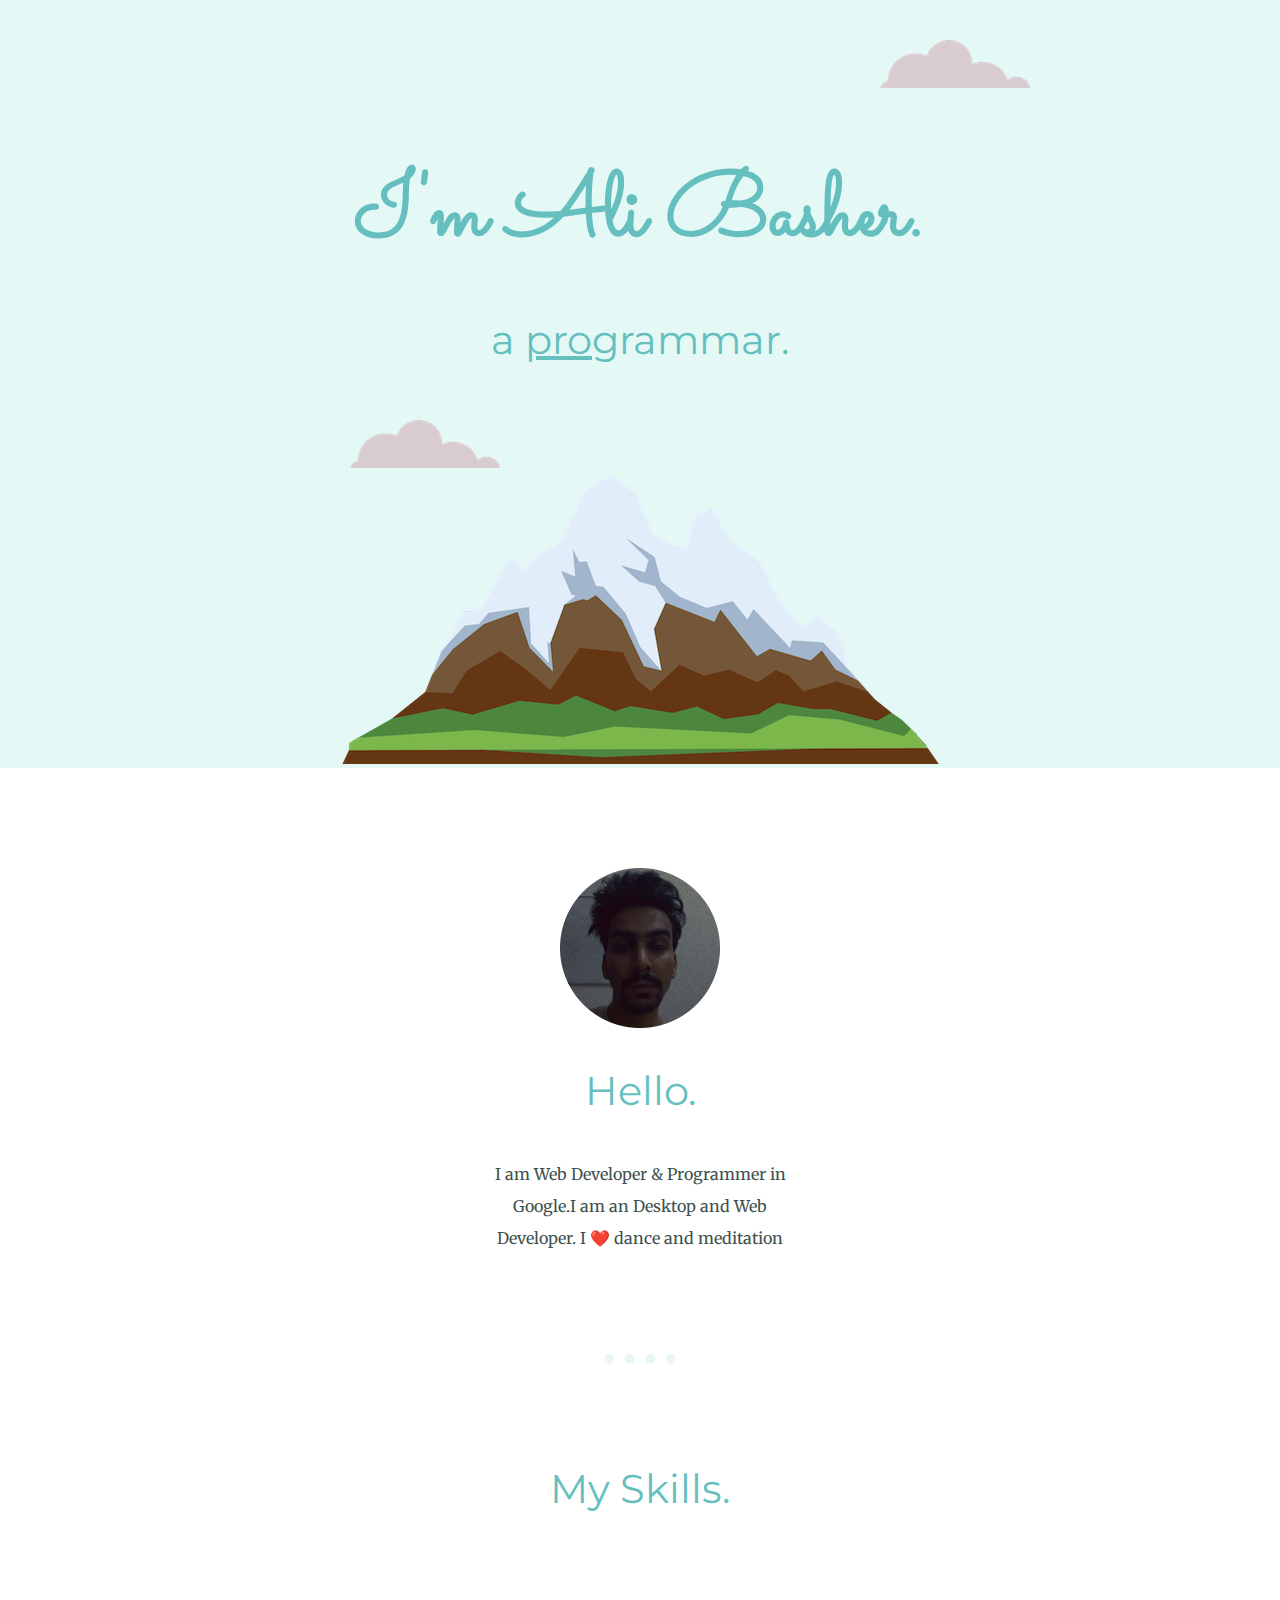
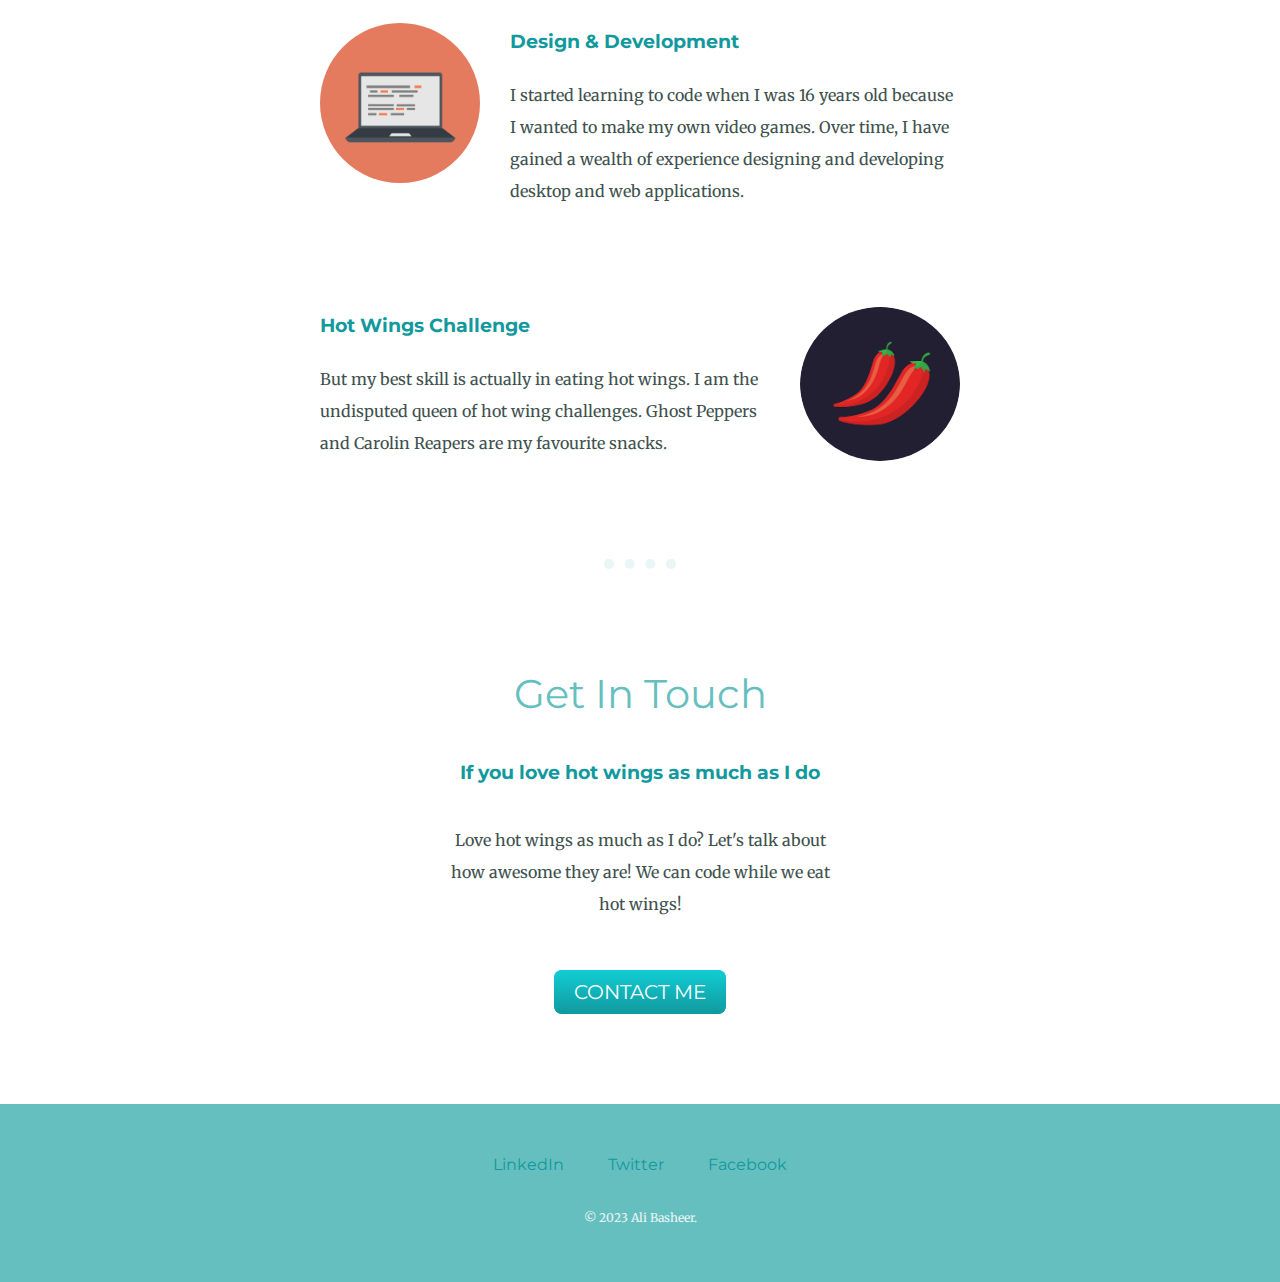
<file: CSS-My Site/index.html>
<!DOCTYPE html>
<html lang="en">

<head>
    <meta charset="UTF-8">
    <title>Ali Basheer</title>
    <link rel="stylesheet" href="CSS/styles.css">
    <link rel="icon" href="images/profile1.png ">
    <link rel="preconnect" href="https://fonts.googleapis.com">
    <link rel="preconnect" href="https://fonts.gstatic.com" crossorigin>
    <link href="https://fonts.googleapis.com/css2?family=Merriweather&family=Montserrat&family=Sacramento&display=swap"
        rel="stylesheet">
</head>

<body>
    <div class="top-container">
        <img class="top-cloud" src="images/cloud.png" alt="cloud-img">
        <div class="top-h1">
            <h1>I'm Ali Basher.</h1>
            <h2>a <span>pro</span>grammar.</h2>
        </div>
        <img class="bottom-cloud" src="images/cloud.png" alt="cloud-img">
        <img class="mountain" src="images/mountain.png" alt="mountain-img">
    </div>

    <div class="middle-container">
        <div class="profile">
            <img class="profile-img1" src="images/ali-basheer.png" alt="">
            <h2>Hello.</h2>
            <p>I am Web Developer & Programmer in Google.I am an Desktop and Web Developer. I ❤️ dance and meditation
            </p>
        </div>
        <hr>
        <div class="skills">
            <h2>My Skills.</h2>
            <div class="skill-row">
                <img class="skill-row-img1" src="images/computer.png" alt="">
                <h3>Design & Development</h3>
                <p>I started learning to code when I was 16 years old because I wanted to make my own video games. Over
                    time, I have gained a wealth of experience designing and developing desktop and web
                    applications.</p>
            </div>
            <div class="skill-row">
                <img class="skill-row-img2" class="" src="images/chillies.png" alt="">
                <h3>Hot Wings Challenge</h3>
                <p>But my best skill is actually in eating hot wings. I am the undisputed queen of hot wing challenges.
                    Ghost Peppers and Carolin Reapers are my favourite snacks.
            </div>
        </div>
        <hr>
        <div class="contact-me">
            <h2>Get In Touch</h2>
            <h3>If you love hot wings as much as I do</h3>
            <p class="contact-message">Love hot wings as much as I do? Let's talk about how awesome they are! We can code while we eat hot
                wings!</p>
            <a class="btn" href="mailto:alibasher2000.16.11@gmail.com" target="_blank">CONTACT ME</a>
        </div>
    </div>


    <div class="bottom-container">
        <a class="footer-link" href="https://www.linkedin.com/in/ali-basher/" target="_blank">LinkedIn</a>
        <a class="footer-link" href="https://twitter.com/ll1onell" target="_blank">Twitter</a>
        <a class="footer-link" href="https://www.facebook.com/intjt2/" target="_blank">Facebook</a>
        <p class="copy-right">© 2023 Ali Basheer.</p>
    </div>

</body>

</html>
</file>
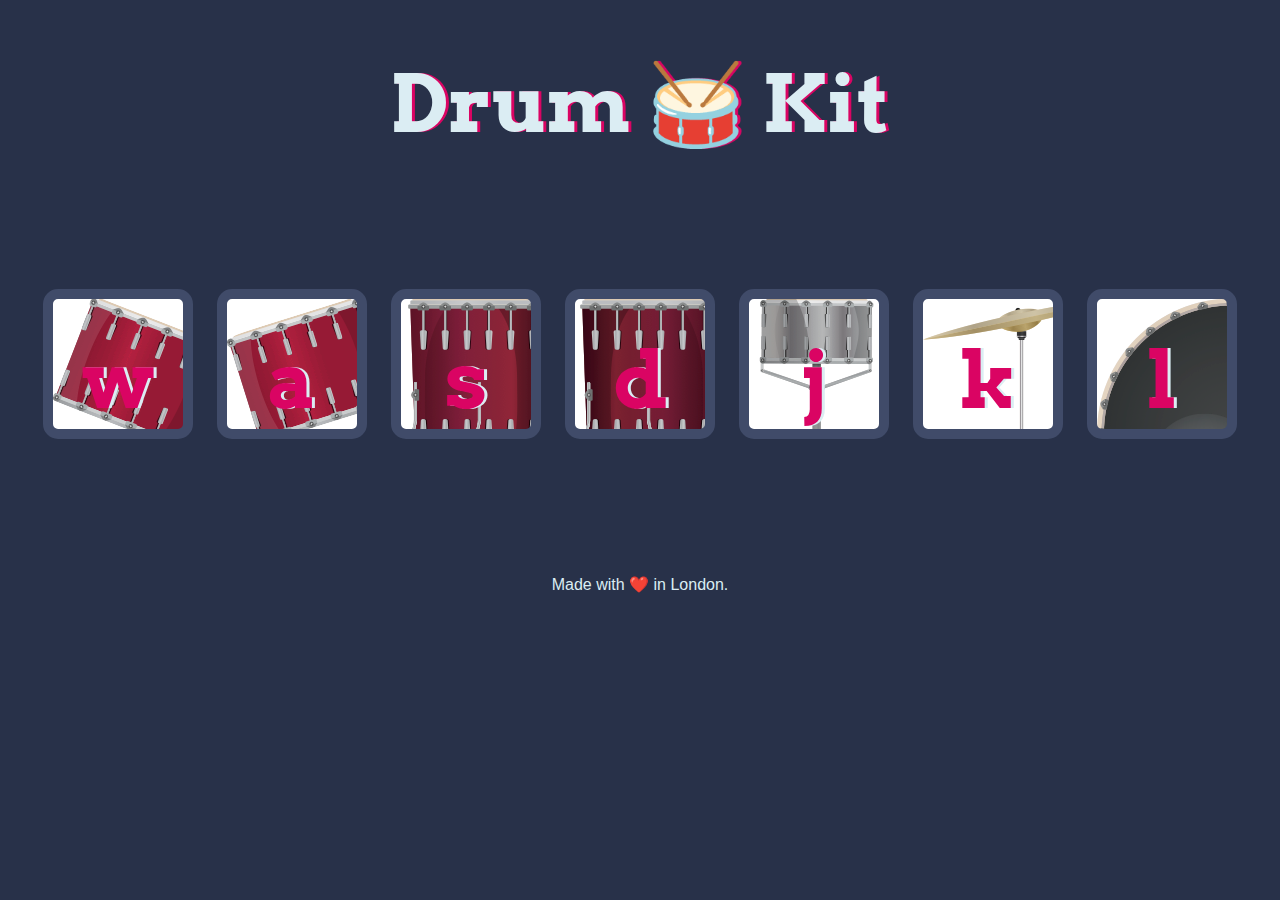
<file: Drum Kit Starting Files/index.html>
<!DOCTYPE html>
<html lang="en" dir="ltr">

<head>
  <meta charset="utf-8">
  <title>Drum Kit</title>
  <link rel="stylesheet" href="styles.css">
  <link href="https://fonts.googleapis.com/css?family=Arvo" rel="stylesheet">
</head>

<body>

  <h1 id="title">Drum 🥁 Kit</h1>
  <div class="set">
    <button class="w drum">w</button>
    <button class="a drum">a</button>
    <button class="s drum">s</button>
    <button class="d drum">d</button>
    <button class="j drum">j</button>
    <button class="k drum">k</button>
    <button class="l drum">l</button>
  </div>

<script src="index.js"></script>
  <footer>
    Made with ❤️ in London.
  </footer>
</body>

</html>
</file>
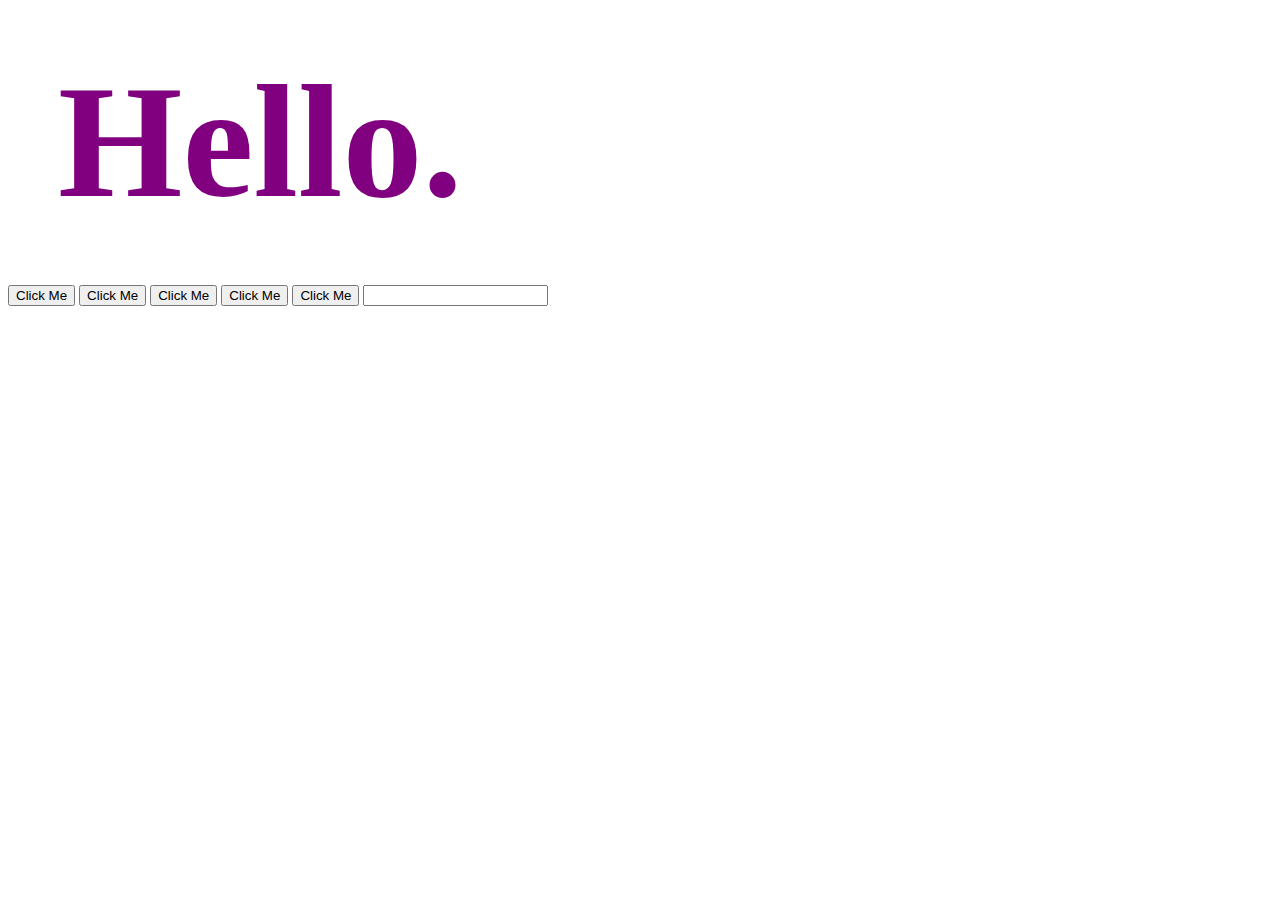
<file: JQuery/index.html>
<!DOCTYPE html>
<html lang="en">

<head>
    <meta charset="UTF-8">
    <title>JQuery</title>

    <!-- Linking the styles.css file to the HTML file. -->
    <link rel="stylesheet" href="styles.css">

</head>

<body>

    <h1 class="big-title margen-50">Hello.</h1>

    <button>Click Me</button>
    <button>Click Me</button>
    <button>Click Me</button>
    <button>Click Me</button>
    <button>Click Me</button>

    <input type="text">

    <!-- Importing the jQuery library. -->
    <script src="https://ajax.googleapis.com/ajax/libs/jquery/3.6.3/jquery.min.js"></script>

    <!-- Linking the index.js file to the HTML file. -->
    <script src="index.js"></script>
</body>

</html>
</file>
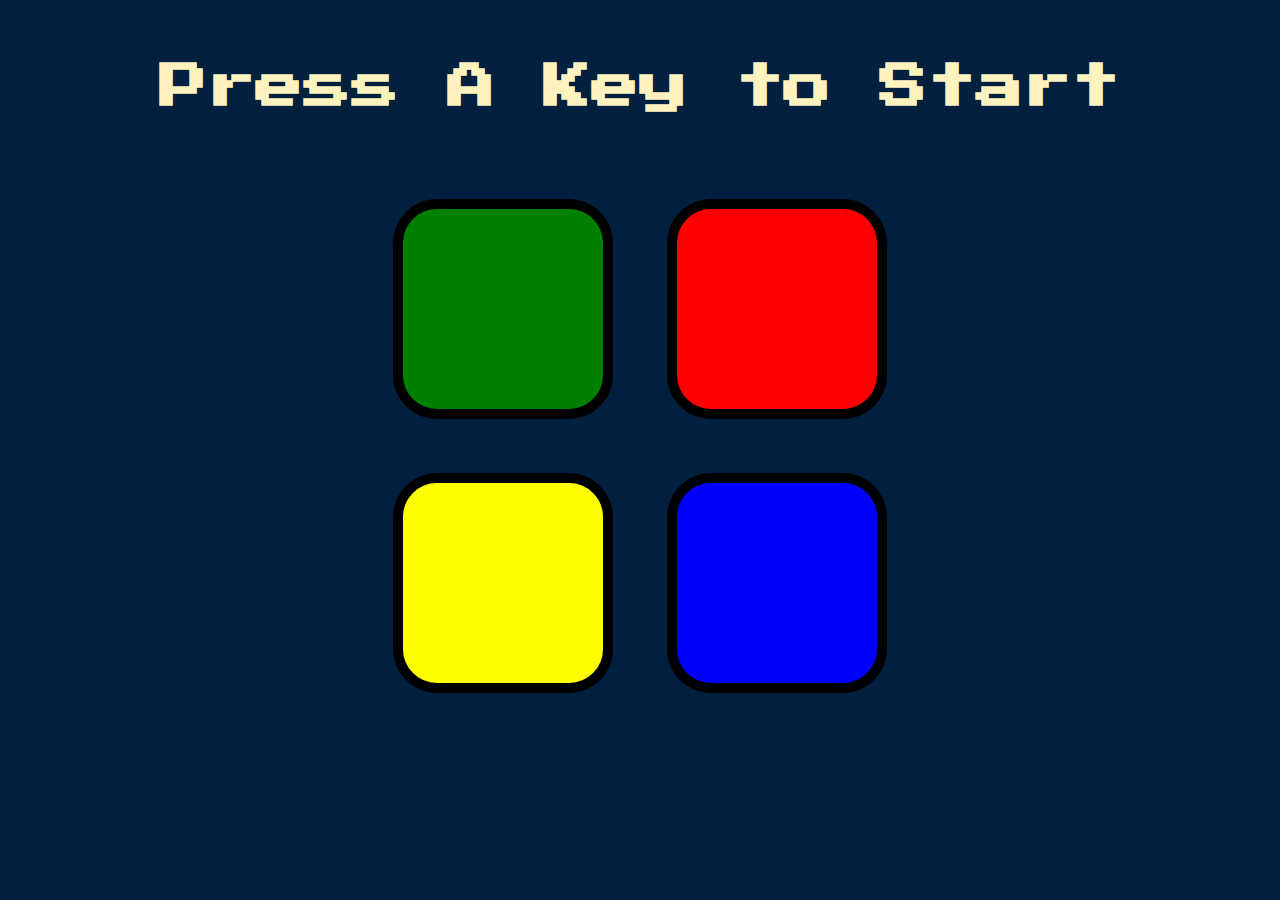
<file: Simon Game Challenge Starting Files/index.html>
<!DOCTYPE html>
<html lang="en" dir="ltr">

<head>
  <meta charset="utf-8">
  <title>Simon</title>
  <link rel="stylesheet" href="styles.css">
  <link href="https://fonts.googleapis.com/css?family=Press+Start+2P" rel="stylesheet">
</head>

<body>
  <h1 id="level-title">Press A Key to Start</h1>
  <div class="container">
    <div class="row">

      <div type="button" id="green" class="btn green">

      </div>

      <div type="button" id="red" class="btn red">

      </div>
    </div>

    <div class="row">

      <div type="button" id="yellow" class="btn yellow">

      </div>
      <div type="button" id="blue" class="btn blue">

      </div>

    </div>

  </div>

  <!-- Importing the jQuery library. -->
  <script src="https://ajax.googleapis.com/ajax/libs/jquery/3.6.3/jquery.min.js"></script>

  <!-- Importing the index.js file. -->
  <script src="game.js"></script>
</body>

</html>
</file>
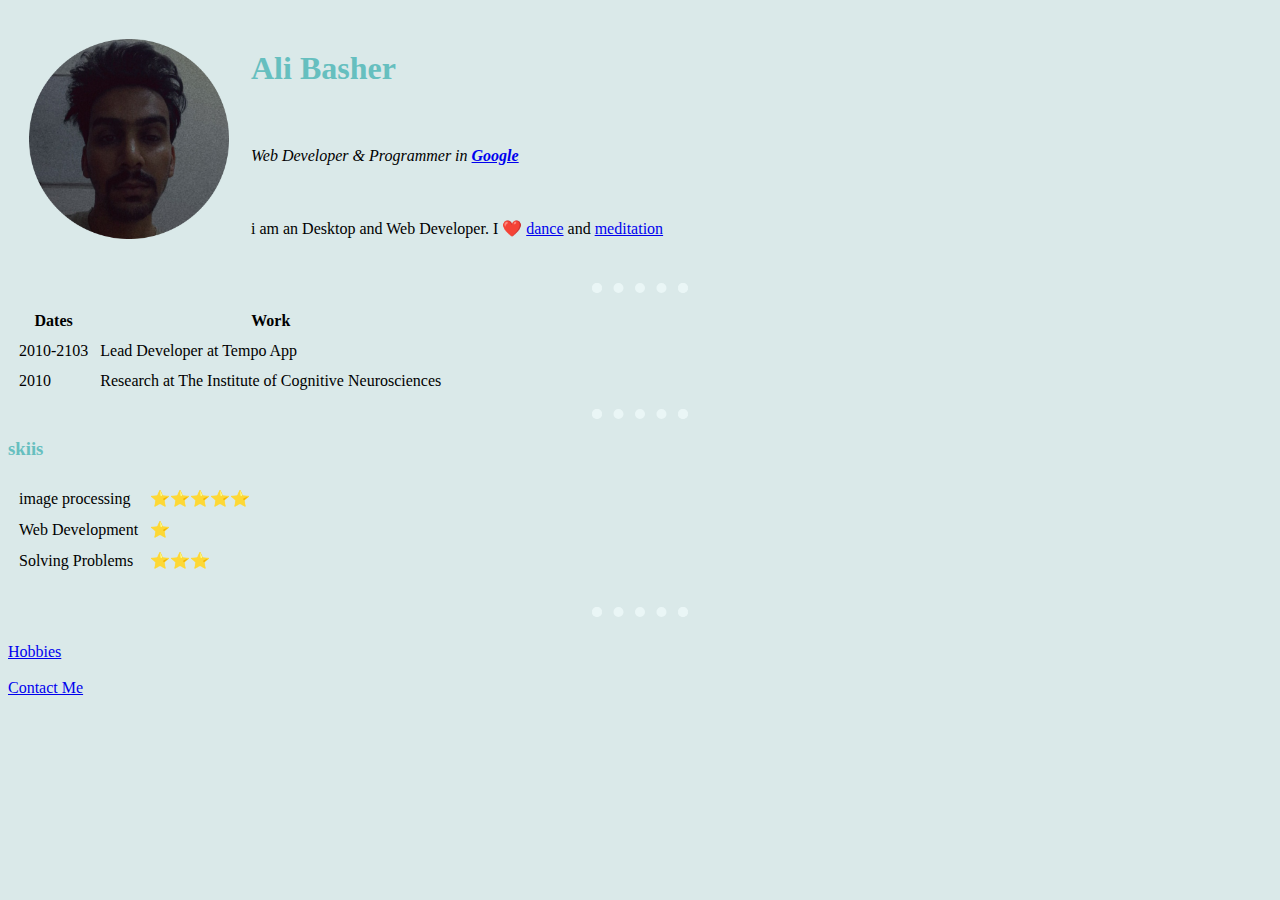
<file: web devlopment/index.html>
<!DOCTYPE html>
<html lang="en">

<head>
    <meta charset="UTF-8">
    <title>Ali's Personal Site</title>
    <link rel="stylesheet" href="CSS/styles.css">
</head>

<body>
    <table cellspacing="20">
        <tr>
            <td rowspan="3"><img src="images/ali.png" width="200px" height="200px" alt="ali profile picture"></td>
            <td>
                <h1>Ali Basher</h1>
            </td>
        </tr>

        <tr>

            <td>
                <p><em>Web Developer & Programmer in <strong><a href="https://www.google.com"
                                target="_blank">Google</a></strong></em>
                </p>
            </td>
        </tr>
        <tr>
            <td>
                <p>i am an Desktop and Web Developer. I ❤️ <a href="https://en.wikipedia.org/wiki/Dance"
                        target="_blank">dance</a> and
                    <a href="https://en.wikipedia.org/wiki/Meditation" target="_blank">meditation</a>
                </p>
            </td>
        </tr>

    </table>


    <hr>
    <table cellspacing="10">
        <thead>
            <th>Dates</th>
            <th>Work</th>
        </thead>
        <tbody>
            <tr>
                <td>2010-2103</td>
                <td>Lead Developer at Tempo App</td>
            </tr>

            <tr>
                <td>2010</td>
                <td>Research at The Institute of Cognitive Neurosciences</td>
            </tr>

        </tbody>
    </table>
    <hr>
    <h3>skiis</h3>

    <table cellspacing="10">
        <tr>
            <td>image processing</td>
            <td>⭐⭐⭐⭐⭐</td>
        </tr>
        <tr>
            <td>Web Development</td>
            <td>⭐</td>
        </tr>
        <tr>
            <td>Solving Problems</td>
            <td>⭐⭐⭐</td>
        </tr>
    </table>

    <br>
    <hr>
    <br>
    <a href="Hobbies.html" target="_blank">Hobbies</a>
    <br><br>
    <a href="contact-me.html" target="_blank">Contact Me</a>

</body>

</html>
</file>
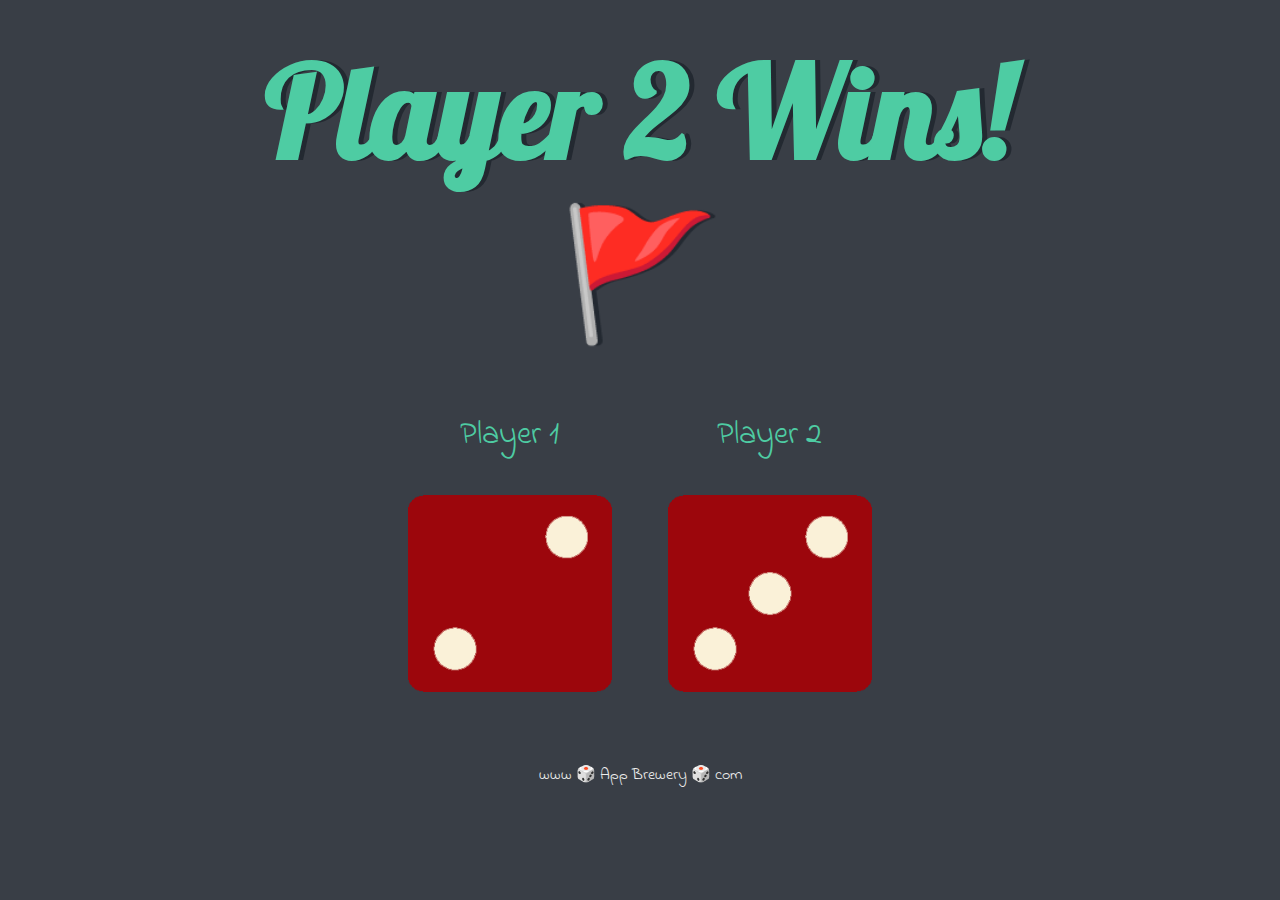
<file: Dicee Challenge - Starting Files/dicee.html>
<!DOCTYPE html>
<html lang="en" dir="ltr">

<head>
  <meta charset="utf-8">
  <title>Dicee</title>
  <link rel="stylesheet" href="styles.css">
  <link href="https://fonts.googleapis.com/css?family=Indie+Flower|Lobster" rel="stylesheet">

</head>

<body>

  <div class="container">
    <h1>Refresh Me</h1>

    <div class="dice">
      <p>Player 1</p>
      <img class="img1" src="images/dice6.png">
    </div>

    <div class="dice">
      <p>Player 2</p>
      <img class="img2" src="images/dice6.png">
    </div>

  </div>
  <script src="index.js"></script>

</body>

<footer>
  www 🎲 App Brewery 🎲 com
</footer>

</html>
</file>
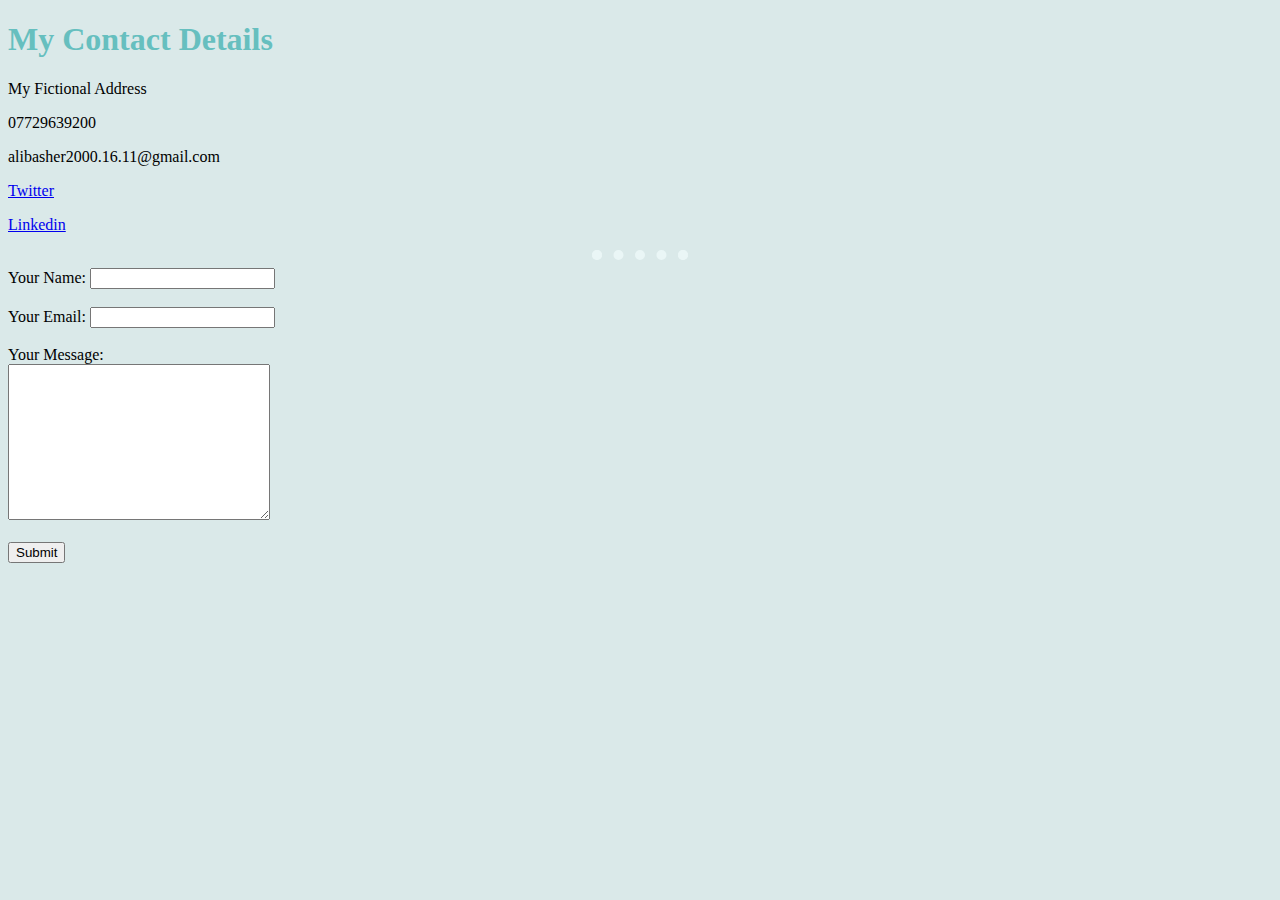
<file: web devlopment/contact-me.html>
<!DOCTYPE html>
<html lang="en">

<head>
    <meta charset="UTF-8">
    <title>Contact Me</title>
    <link rel="stylesheet" href="CSS/styles.css">
</head>

<body>
    <h1>My Contact Details</h1>
    <p>My Fictional Address</p>
    <p>07729639200</p>
    <p>alibasher2000.16.11@gmail.com</p>
    <p><a href="https://twitter.com/ll1onell" target="_blank">Twitter</a></p>
    <p><a href="https://www.linkedin.com/in/ali-basher/" target="_blank">Linkedin</a></p>

    <hr>
    <form action="mailto:alibasher2000.16.11@gmail.com" method="post" enctype="text/plain" target="_blank">
        <label for="">Your Name: </label>
        <input type="text" name="Your Name: " value="" id="">
        <br><br>
        <label for="">Your Email: </label> 
        <input type="email" name="Your Email: " value="" id="">
        <br><br>
        <label for="">Your Message: </label><br>
        <textarea name="Your Message: " value="" id="" cols="30" rows="10"></textarea>
        <br><br>
        
        <input type="submit" name="" id="">
    </form>
</body>

</html>
</file>
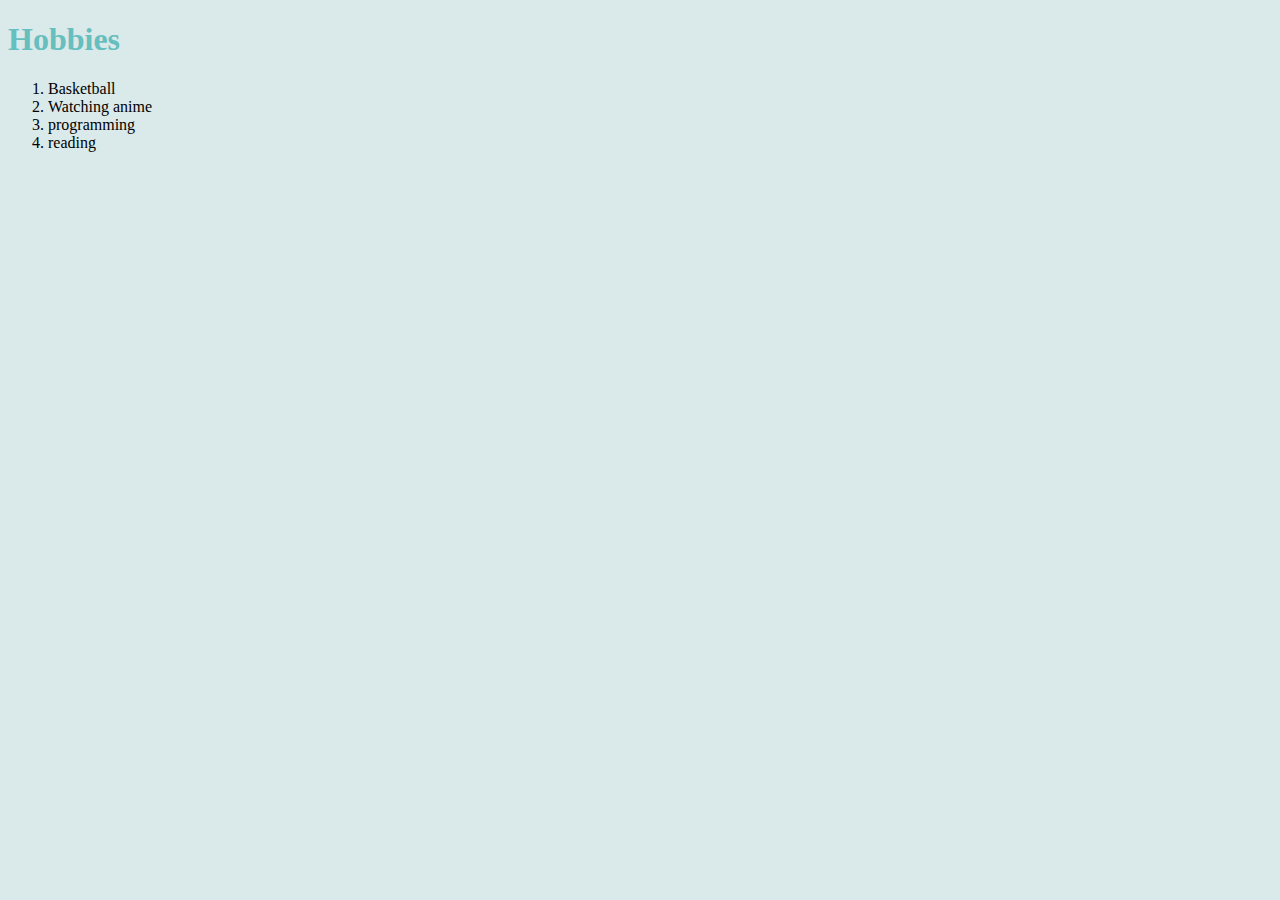
<file: web devlopment/Hobbies.html>
<!DOCTYPE html>
<html lang="en">
<head>
    <meta charset="UTF-8">
    <title>Hobbies</title>
    <link rel="stylesheet" href="CSS/styles.css">
</head>
<body>
    <h1>Hobbies</h1>
    <ol>
        <li>Basketball</li>
        <li>Watching anime</li>
        <li>programming</li>
        <li>reading</li>
    </ol>
</body>
</html>
</file>
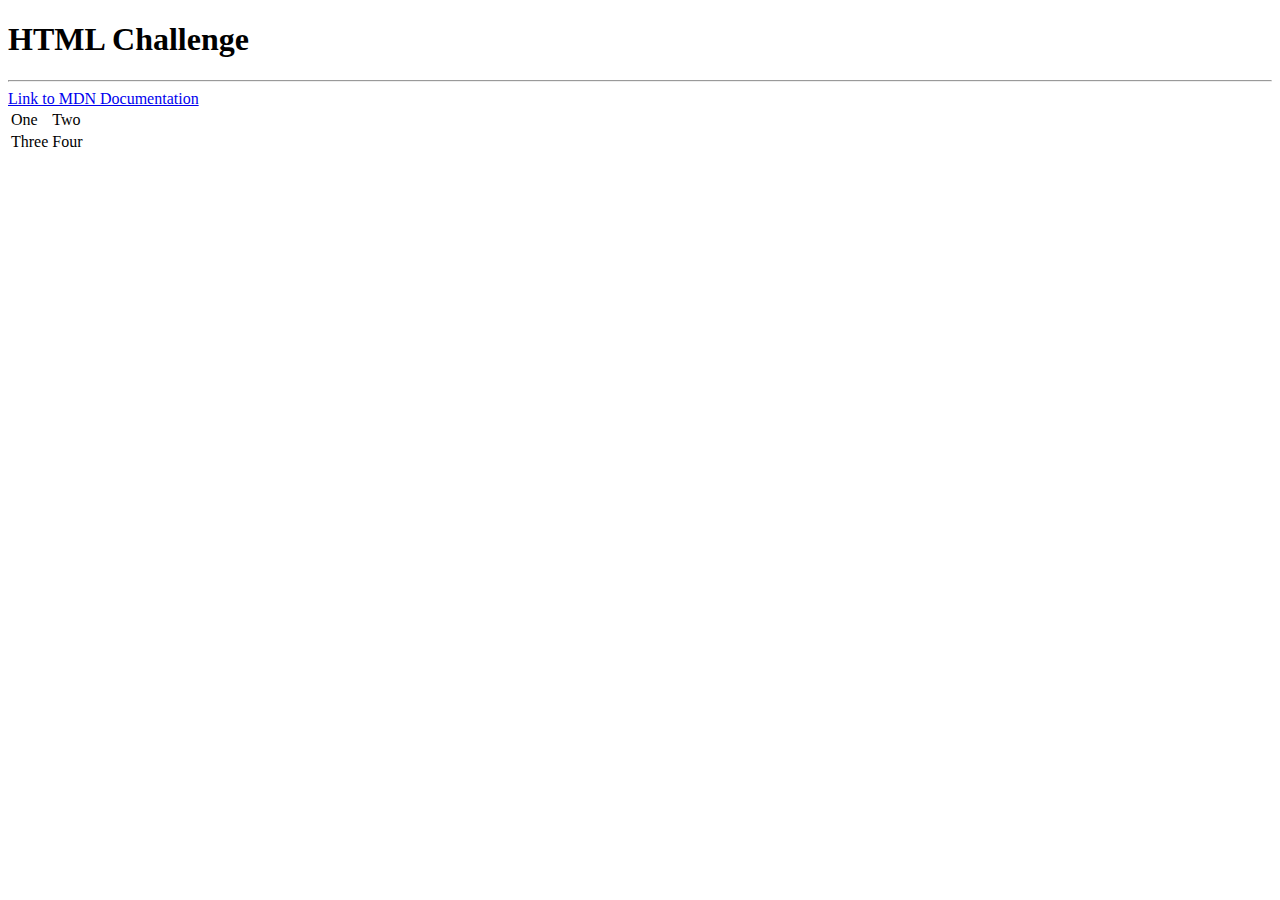
<file: web devlopment/test1.html>
<!DOCTYPE html>
<html lang="en">
<head>
    <meta charset="UTF-8">
    <meta http-equiv="X-UA-Compatible" content="IE=edge">
    <meta name="viewport" content="width=device-width, initial-scale=1.0">
    <title>Test</title>
</head>
<body>
   <h1>HTML Challenge</h1>
   <hr>
   <a href="https://developer.mozilla.org/en-US/" title="MDN" target="_blank">Link to MDN Documentation</a><br>
   <table>
    <tr>
        <td>One</td>
        <td>Two</td>
    </tr>
    <tr>
        <td>Three</td>
        <td>Four</td>
    </tr>
   </table>
</body>
</html>
</file>
<file: CSS-My Site/CSS/styles.css>
body {
    margin: 0px;
    text-align: center;
    font-family: 'Merriweather', serif;
    /* font-size: 200%; */
    color: #40514E;
}

.top-container {
    background-color: #E4F9F5;
    position: relative;
    padding-top: 100px;
}

h1 {
    margin: 50px auto 0 auto;
    font-family: 'Sacramento', cursive;
    /*100% = 16px, 90 / 16 = 5.625 * 100==> 562.5%  */
    /* font-size: 562.5%;  */
    /* 100% = 16px = 1em ==>  */
    font-size: 5.625rem;
    color: #66BFBF;
}

h2 {
    font-family: 'Montserrat', sans-serif;
    font-size: 2.5rem;
    font-weight: normal;
    /* 1rem=16px ==> 40/16= 2.5rem */
    color: #66BFBF;
    padding-bottom: 10px;
}


h3 {
    font-family: 'Montserrat', sans-serif;
    color: #11999E;
}

p {
    line-height: 2;
}

a {
    color: #11999E;
}

span {
    text-decoration: underline;
}

.top-cloud {
    position: absolute;
    top: 40px;
    right: 250px;
}

.bottom-cloud {
    position: absolute;
    left: 350px;
    bottom: 300px;
}

.profile-img1 {
    width: 25%;
}

.skill-row-img1 {
    border-radius: 50%;
    width: 25%;
    float: left;
    margin-right: 30px;
}


.skill-row-img2 {
    border-radius: 50%;
    width: 25%;
    float: right;
    margin-left: 30px;
}

.skill-row {
    width: 50%;
    margin: 100px auto;
    text-align: left;
    line-height: 2;
}

hr {
    width: 4%;
    border: 10px dotted #EAF6F6;
    border-bottom: none;
    margin: 100px auto;
}

.profile {
    width: 50%;
    margin: auto;
}

.btn {
    background: #11cdd4;
    background-image: -webkit-linear-gradient(top, #11cdd4, #11999e);
    background-image: -moz-linear-gradient(top, #11cdd4, #11999e);
    background-image: -ms-linear-gradient(top, #11cdd4, #11999e);
    background-image: -o-linear-gradient(top, #11cdd4, #11999e);
    background-image: linear-gradient(to bottom, #11cdd4, #11999e);
    -webkit-border-radius: 8;
    -moz-border-radius: 8;
    border-radius: 8px;
    font-family: 'Montserrat', sans-serif;
    color: #ffffff;
    font-size: 20px;
    padding: 10px 20px 10px 20px;
    text-decoration: none;
}

.btn:hover {
    background: #30e3cb;
    background-image: -webkit-linear-gradient(top, #30e3cb, #2bc4ad);
    background-image: -moz-linear-gradient(top, #30e3cb, #2bc4ad);
    background-image: -ms-linear-gradient(top, #30e3cb, #2bc4ad);
    background-image: -o-linear-gradient(top, #30e3cb, #2bc4ad);
    background-image: linear-gradient(to bottom, #30e3cb, #2bc4ad);
    text-decoration: none;
}



.footer-link {
    color: #11999E;
    text-decoration: none;
    margin: 10px 20px;
    font-family: 'Montserrat', sans-serif;
}

.footer-link:hover {
    color: #EAF6F6;
}

.copy-right {
    color: #EAF6F6;
    font-size: 0.75rem;
    padding: 20px 0;
}

.bottom-container p {
    padding: 20px;
}

.middle-container {
    padding: 100px 0;
}

.profile p {
    width: 50%;
    margin: auto;
}

.contact-message {
    width: 30%;
    margin: 40px auto 60px;
}

.bottom-container {
    background-color: #66BFBF;
    padding: 50px 0 20px;
    color: #EAF6F6;
}
</file>
<file: Drum Kit Starting Files/styles.css>
body {
  text-align: center;
  background-color: #283149;
}

h1 {
  font-size: 5rem;
  color: #DBEDF3;
  font-family: "Arvo", cursive;
  text-shadow: 3px 0 #DA0463;

}

footer {
  color: #DBEDF3;
  font-family: sans-serif;
}

.w {
  background-image: url("images/tom1.png");
}

.a {
  background-image: url("images/tom2.png");
}

.s {
  background-image: url("images/tom3.png");
}

.d {
  background-image: url("images/tom4.png");
}

.j {
  background-image: url("images/snare.png");
}

.k {
  background-image: url("images/crash.png");
}

.l {
  background-image: url("images/kick.png");
}

.set {
  margin: 10% auto;
}

.game-over {
  background-color: red;
  opacity: 0.8;
}

.pressed {
  box-shadow: 0 3px 4px 0 #DBEDF3;
  opacity: 0.5;
}

.red {
  color: red;
}

.drum {
  
  outline: none;
  border: 10px solid #404B69;
  font-size: 5rem;
  font-family: 'Arvo', cursive;
  line-height: 2;
  font-weight: 900;
  color: #DA0463;
  text-shadow: 3px 0 #DBEDF3;
  border-radius: 15px;
  display: inline-block;
  width: 150px;
  height: 150px;
  text-align: center;
  margin: 10px;
  background-color: white;
}
</file>
<file: JQuery/styles.css>
.big-title {
    font-size: 10rem;
    color: purple;
    font-family: cursive;
}

.margen-50 {
    margin: 50px;
}
</file>
<file: Simon Game Challenge Starting Files/styles.css>
body {
  text-align: center;
  background-color: #011F3F;
}

#level-title {
  font-family: 'Press Start 2P', cursive;
  font-size: 3rem;
  margin:  5%;
  color: #FEF2BF;
}

.container {
  display: block;
  width: 50%;
  margin: auto;

}

.btn {
  margin: 25px;
  display: inline-block;
  height: 200px;
  width: 200px;
  border: 10px solid black;
  border-radius: 20%;
}

.game-over {
  background-color: red;
  opacity: 0.8;
}

.red {
  background-color: red;
}

.green {
  background-color: green;
}

.blue {
  background-color: blue;
}

.yellow {
  background-color: yellow;
}

.pressed {
  box-shadow: 0 0 20px white;
  background-color: grey;
}
</file>
<file: web devlopment/CSS/styles.css>
body{
    background-color: #dae9e9;
}

hr{
    width: 6%;
    border: 10px dotted #EAF6F6;
    border-bottom: none;
}

h1, h3{
    color: #66BFBF;
}
</file>
<file: Dicee Challenge - Starting Files/styles.css>
.container {
  width: 70%;
  margin: auto;
  text-align: center;
}

.dice {
  text-align: center;
  display: inline-block;

}

body {
  background-color: #393E46;
}

h1 {
  margin: 30px;
  font-family: 'Lobster', cursive;
  text-shadow: 5px 0 #232931;
  font-size: 8rem;
  color: #4ECCA3;
}

p {
  font-size: 2rem;
  color: #4ECCA3;
  font-family: 'Indie Flower', cursive;
}

img {
  width: 80%;
}

footer {
  margin-top: 5%;
  color: #EEEEEE;
  text-align: center;
  font-family: 'Indie Flower', cursive;

}
</file>
